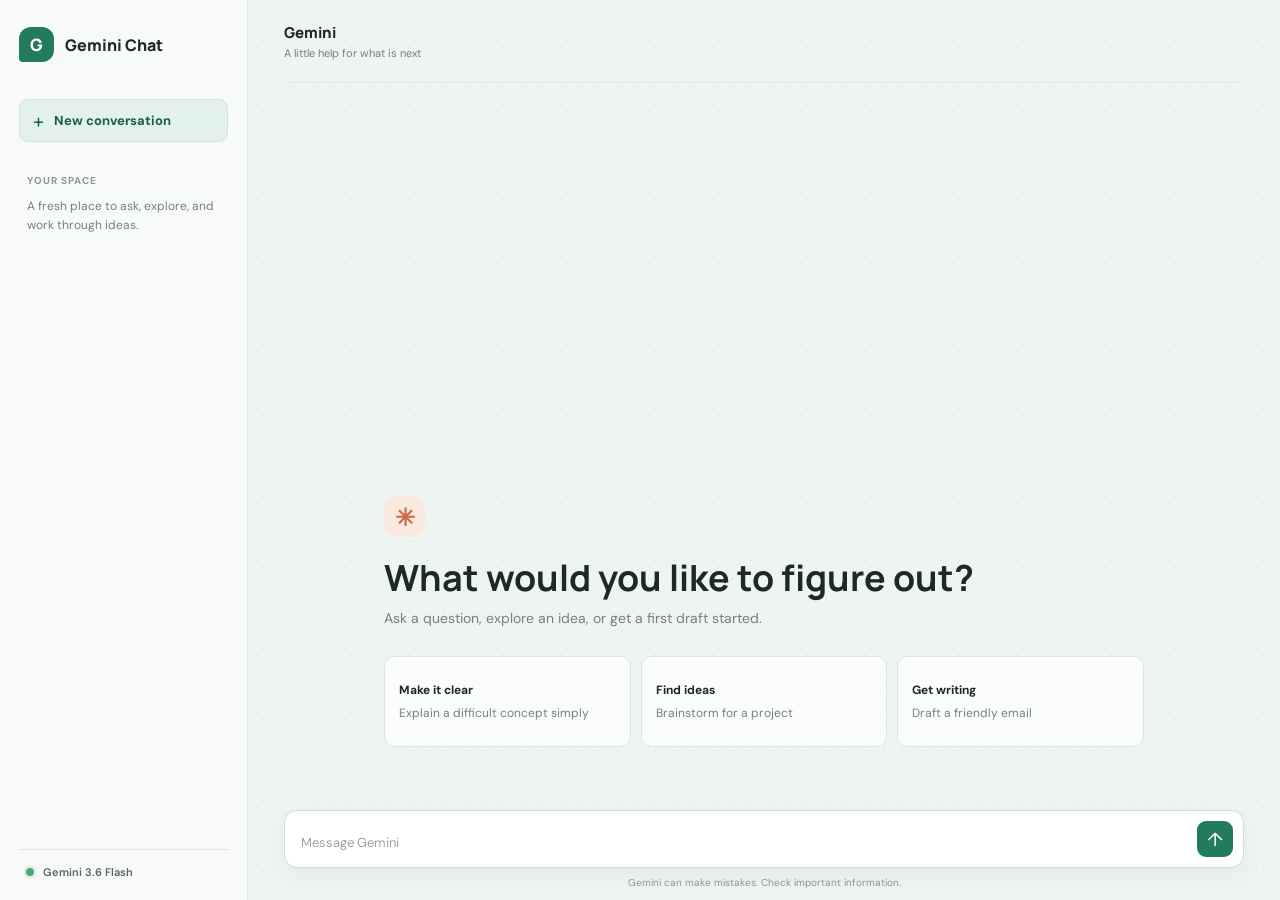
<file: P3-AI/frontend/chat.html>
<!doctype html>
<html lang="en">
<head>
  <meta charset="utf-8">
  <meta name="viewport" content="width=device-width, initial-scale=1">
  <meta name="theme-color" content="#eef4f1">
  <title>Gemini Chat</title>
  <link rel="preconnect" href="https://fonts.googleapis.com">
  <link rel="preconnect" href="https://fonts.gstatic.com" crossorigin>
  <link href="https://fonts.googleapis.com/css2?family=DM+Sans:wght@400;500;600;700&family=Manrope:wght@500;600;700;800&display=swap" rel="stylesheet">
  <style>
    :root {
      color-scheme: light;
      --ink: #1c2925;
      --muted: #74817b;
      --line: #dce7e1;
      --paper: #fff;
      --canvas: #eef4f1;
      --green: #237b5e;
      --green-dark: #185e46;
      --green-pale: #e2f1e9;
      --coral: #c96d4d;
      font-family: "DM Sans", sans-serif;
    }

    * { box-sizing: border-box; }
    body {
      min-width: 320px;
      min-height: 100vh;
      margin: 0;
      color: var(--ink);
      background-color: var(--canvas);
      background-image: radial-gradient(#c7d9d0 0.7px, transparent 0.7px);
      background-size: 19px 19px;
    }
    button, textarea { font: inherit; }
    button { cursor: pointer; }

    .app-shell { display: grid; min-height: 100vh; grid-template-columns: 248px minmax(0, 1fr); }
    .rail {
      display: flex;
      min-height: 100vh;
      flex-direction: column;
      padding: 27px 19px 18px;
      background: #f7faf8;
      border-right: 1px solid var(--line);
    }
    .brand { display: flex; align-items: center; gap: 11px; color: var(--ink); text-decoration: none; }
    .brand-mark {
      display: grid;
      width: 35px;
      height: 35px;
      place-items: center;
      color: #fff;
      background: var(--green);
      border-radius: 12px 12px 12px 4px;
      font-family: "Manrope", sans-serif;
      font-size: 17px;
      font-weight: 800;
    }
    .brand-name { font-family: "Manrope", sans-serif; font-size: 16px; font-weight: 800; }
    .new-chat {
      display: flex;
      min-height: 43px;
      align-items: center;
      gap: 10px;
      margin-top: 37px;
      padding: 0 13px;
      color: var(--green-dark);
      background: var(--green-pale);
      border: 1px solid #cfe5d8;
      border-radius: 9px;
      font-size: 13px;
      font-weight: 700;
      text-align: left;
    }
    .new-chat:hover { background: #d8ecdf; }
    .plus { font-size: 20px; font-weight: 400; line-height: 1; }
    .rail-label { margin: 32px 0 10px 8px; color: #8c9892; font-size: 10px; font-weight: 700; letter-spacing: 1px; }
    .rail-note { margin: 0 8px; color: var(--muted); font-size: 12px; line-height: 1.6; }
    .rail-bottom { display: flex; align-items: center; gap: 9px; margin-top: auto; padding: 15px 7px 3px; border-top: 1px solid var(--line); }
    .status-dot { width: 8px; height: 8px; background: #53a67d; border-radius: 50%; box-shadow: 0 0 0 3px #e1f1e8; }
    .model-label { color: #56645e; font-size: 11px; font-weight: 600; }

    .main-panel { display: flex; width: min(100%, 1120px); min-height: 100vh; flex-direction: column; margin: 0 auto; padding: 0 36px; }
    .topbar { display: flex; min-height: 83px; align-items: center; justify-content: space-between; border-bottom: 1px solid #dce7e1aa; }
    .topbar-title { margin: 0; font-family: "Manrope", sans-serif; font-size: 15px; font-weight: 800; }
    .topbar-caption { margin: 3px 0 0; color: var(--muted); font-size: 11px; }
    .new-chat-mobile { display: none; width: 38px; height: 38px; place-items: center; color: var(--green-dark); background: var(--green-pale); border: 1px solid #cfe5d8; border-radius: 9px; font-size: 20px; }

    .conversation { display: flex; width: min(100%, 760px); flex: 1; flex-direction: column; align-self: center; padding: 28px 0 22px; }
    .welcome { margin: auto 0 28px; padding: 22px 0 0; animation: appear .45s ease-out both; }
    .welcome-mark { display: grid; width: 41px; height: 41px; place-items: center; color: var(--coral); background: #f9e9df; border-radius: 14px; font-family: "Manrope", sans-serif; font-size: 24px; font-weight: 700; }
    h1 { max-width: 600px; margin: 20px 0 10px; font-family: "Manrope", sans-serif; font-size: 36px; line-height: 1.17; font-weight: 700; }
    .welcome-copy { margin: 0; color: var(--muted); font-size: 14px; }
    .suggestions { display: grid; grid-template-columns: repeat(3, minmax(0, 1fr)); gap: 10px; margin-top: 29px; }
    .suggestion {
      min-height: 91px;
      padding: 14px;
      color: var(--ink);
      background: #ffffffc9;
      border: 1px solid var(--line);
      border-radius: 10px;
      font-size: 12px;
      line-height: 1.5;
      text-align: left;
      transition: border-color .15s, transform .15s, background .15s;
    }
    .suggestion:hover { transform: translateY(-2px); background: #fff; border-color: #9dc9b0; }
    .suggestion strong { display: block; margin-bottom: 5px; font-size: 12px; }
    .suggestion span { color: var(--muted); }
    .messages { display: flex; flex-direction: column; gap: 18px; }
    .message { display: flex; gap: 11px; align-items: flex-start; animation: appear .2s ease-out both; }
    .message.user { justify-content: flex-end; }
    .message-mark { display: grid; width: 29px; height: 29px; flex: 0 0 29px; place-items: center; color: var(--green-dark); background: var(--green-pale); border-radius: 10px 10px 10px 3px; font-family: "Manrope", sans-serif; font-size: 13px; font-weight: 800; }
    .message-content { max-width: min(610px, calc(100% - 44px)); padding: 12px 15px; color: #27342f; background: #fff; border: 1px solid var(--line); border-radius: 3px 12px 12px; font-size: 13px; line-height: 1.65; white-space: pre-wrap; overflow-wrap: anywhere; }
    .message.user .message-content { color: #fff; background: var(--green); border-color: var(--green); border-radius: 12px 3px 12px 12px; }
    .message.error .message-content { color: #943d31; background: #fff2ed; border-color: #f0cfc3; }
    .typing { display: flex; align-items: center; gap: 11px; padding: 2px 0; color: var(--muted); font-size: 12px; }
    .typing[hidden], .welcome[hidden] { display: none; }
    .typing-dots { display: flex; gap: 4px; }
    .typing-dots i { width: 5px; height: 5px; background: #80a493; border-radius: 50%; animation: pulse 1s infinite ease-in-out; }
    .typing-dots i:nth-child(2) { animation-delay: .15s; }
    .typing-dots i:nth-child(3) { animation-delay: .3s; }

    .composer-wrap { position: sticky; bottom: 0; padding: 13px 0 11px; background: linear-gradient(180deg, #eef4f100, #eef4f1 22%); }
    .composer { display: flex; align-items: flex-end; gap: 10px; padding: 10px; background: #fff; border: 1px solid #ceddd5; border-radius: 13px; box-shadow: 0 8px 26px #2445380d; }
    .composer:focus-within { border-color: #78ae91; box-shadow: 0 0 0 3px #237b5e14; }
    textarea { width: 100%; min-height: 28px; max-height: 160px; resize: none; padding: 5px 6px; color: var(--ink); background: transparent; border: 0; outline: 0; font-size: 13px; line-height: 1.5; }
    textarea::placeholder { color: #9aa59f; }
    .send {
      display: grid;
      width: 36px;
      height: 36px;
      flex: 0 0 36px;
      place-items: center;
      color: #fff;
      background: var(--green);
      border: 0;
      border-radius: 9px;
      font-size: 19px;
      transition: background .15s;
    }
    .send:hover { background: var(--green-dark); }
    .send:disabled { cursor: wait; opacity: .5; }
    .disclaimer { margin: 8px 0 0; color: #8a9690; font-size: 10px; text-align: center; }

    @keyframes appear { from { opacity: 0; transform: translateY(7px); } to { opacity: 1; transform: translateY(0); } }
    @keyframes pulse { 0%, 60%, 100% { opacity: .4; transform: translateY(0); } 30% { opacity: 1; transform: translateY(-3px); } }
    @media (max-width: 760px) {
      .app-shell { grid-template-columns: 1fr; }
      .rail { display: none; }
      .main-panel { padding: 0 22px; }
      .topbar { min-height: 70px; }
      .new-chat-mobile { display: grid; }
      .conversation { padding-top: 21px; }
      h1 { font-size: 31px; }
    }
    @media (max-width: 520px) {
      .main-panel { padding: 0 15px; }
      .conversation { padding-top: 8px; }
      .welcome { margin-top: 30px; }
      h1 { font-size: 28px; }
      .suggestions { grid-template-columns: 1fr; gap: 8px; margin-top: 22px; }
      .suggestion { min-height: 0; padding: 11px 13px; }
      .suggestion strong { display: inline; margin-right: 5px; }
      .suggestion span { display: inline; }
      .composer-wrap { padding-bottom: 8px; }
    }
    @media (prefers-reduced-motion: reduce) {
      *, *::before, *::after { scroll-behavior: auto !important; animation-duration: .01ms !important; animation-iteration-count: 1 !important; transition-duration: .01ms !important; }
    }
  </style>
</head>
<body>
  <div class="app-shell">
    <aside class="rail" aria-label="Chat navigation">
      <a class="brand" href="/" aria-label="Gemini Chat home">
        <span class="brand-mark" aria-hidden="true">G</span>
        <span class="brand-name">Gemini Chat</span>
      </a>
      <button class="new-chat" id="new-chat" type="button"><span class="plus" aria-hidden="true">+</span> New conversation</button>
      <p class="rail-label">YOUR SPACE</p>
      <p class="rail-note">A fresh place to ask, explore, and work through ideas.</p>
      <div class="rail-bottom"><span class="status-dot" aria-hidden="true"></span><span class="model-label">Gemini 3.6 Flash</span></div>
    </aside>

    <main class="main-panel">
      <header class="topbar">
        <div>
          <p class="topbar-title">Gemini</p>
          <p class="topbar-caption">A little help for what is next</p>
        </div>
        <button class="new-chat-mobile" id="new-chat-mobile" type="button" aria-label="Start a new conversation" title="New conversation">+</button>
      </header>

      <section class="conversation" aria-label="Conversation">
        <div class="welcome" id="welcome">
          <span class="welcome-mark" aria-hidden="true">✳</span>
          <h1>What would you like to figure out?</h1>
          <p class="welcome-copy">Ask a question, explore an idea, or get a first draft started.</p>
          <div class="suggestions" aria-label="Suggested prompts">
            <button class="suggestion" type="button" data-prompt="Explain a difficult concept in simple terms."><strong>Make it clear</strong><span>Explain a difficult concept simply</span></button>
            <button class="suggestion" type="button" data-prompt="Help me brainstorm creative ideas for a project."><strong>Find ideas</strong><span>Brainstorm for a project</span></button>
            <button class="suggestion" type="button" data-prompt="Help me write a concise, friendly email about rescheduling a meeting."><strong>Get writing</strong><span>Draft a friendly email</span></button>
          </div>
        </div>
        <div class="messages" id="messages" aria-live="polite" aria-relevant="additions"></div>
        <div class="typing" id="typing" hidden aria-live="polite">
          <span class="typing-dots" aria-hidden="true"><i></i><i></i><i></i></span>
          <span>Gemini is thinking</span>
        </div>
      </section>

      <div class="composer-wrap">
        <form class="composer" id="chat-form">
          <textarea id="question" rows="1" maxlength="4000" placeholder="Message Gemini" aria-label="Message Gemini" required></textarea>
          <button class="send" id="send" type="submit" aria-label="Send message" title="Send message">↑</button>
        </form>
        <p class="disclaimer">Gemini can make mistakes. Check important information.</p>
      </div>
    </main>
  </div>

  <script>
    const form = document.querySelector("#chat-form");
    const input = document.querySelector("#question");
    const sendButton = document.querySelector("#send");
    const messagesElement = document.querySelector("#messages");
    const welcome = document.querySelector("#welcome");
    const typing = document.querySelector("#typing");
    const history = [];

    function renderMessage(role, text, isError = false) {
      const message = document.createElement("article");
      message.className = `message ${role}${isError ? " error" : ""}`;

      if (role !== "user") {
        const mark = document.createElement("span");
        mark.className = "message-mark";
        mark.setAttribute("aria-hidden", "true");
        mark.textContent = "G";
        message.append(mark);
      }

      const content = document.createElement("div");
      content.className = "message-content";
      content.textContent = text;
      message.append(content);
      messagesElement.append(message);
      message.scrollIntoView({ behavior: "smooth", block: "nearest" });
    }

    async function sendMessage(question) {
      const trimmedQuestion = question.trim();
      if (!trimmedQuestion || sendButton.disabled) return;

      welcome.hidden = true;
      renderMessage("user", trimmedQuestion);
      const priorHistory = history.slice(-20);
      history.push({ role: "user", content: trimmedQuestion });
      input.value = "";
      input.style.height = "auto";
      sendButton.disabled = true;
      typing.hidden = false;

      try {
        const response = await fetch("/chat", {
          method: "POST",
          headers: { "Content-Type": "application/json" },
          body: JSON.stringify({ question: trimmedQuestion, history: priorHistory }),
        });
        const result = await response.json();
        if (!response.ok) throw new Error(result.detail || "The request could not be completed.");
        if (typeof result.answer !== "string" || !result.answer.trim()) throw new Error("Gemini returned an empty answer.");
        history.push({ role: "model", content: result.answer });
        renderMessage("assistant", result.answer);
      } catch (error) {
        renderMessage("assistant", error.message || "Something went wrong. Please try again.", true);
      } finally {
        typing.hidden = true;
        sendButton.disabled = false;
        input.focus();
      }
    }

    form.addEventListener("submit", (event) => {
      event.preventDefault();
      sendMessage(input.value);
    });

    input.addEventListener("input", () => {
      input.style.height = "auto";
      input.style.height = `${Math.min(input.scrollHeight, 160)}px`;
    });

    input.addEventListener("keydown", (event) => {
      if (event.key === "Enter" && !event.shiftKey) {
        event.preventDefault();
        form.requestSubmit();
      }
    });

    document.querySelectorAll("[data-prompt]").forEach((button) => {
      button.addEventListener("click", () => sendMessage(button.dataset.prompt));
    });

    function resetConversation() {
      history.length = 0;
      messagesElement.replaceChildren();
      welcome.hidden = false;
      input.value = "";
      input.focus();
    }

    document.querySelectorAll("#new-chat, #new-chat-mobile").forEach((button) => {
      button.addEventListener("click", resetConversation);
    });
  </script>
</body>
</html>
</file>
